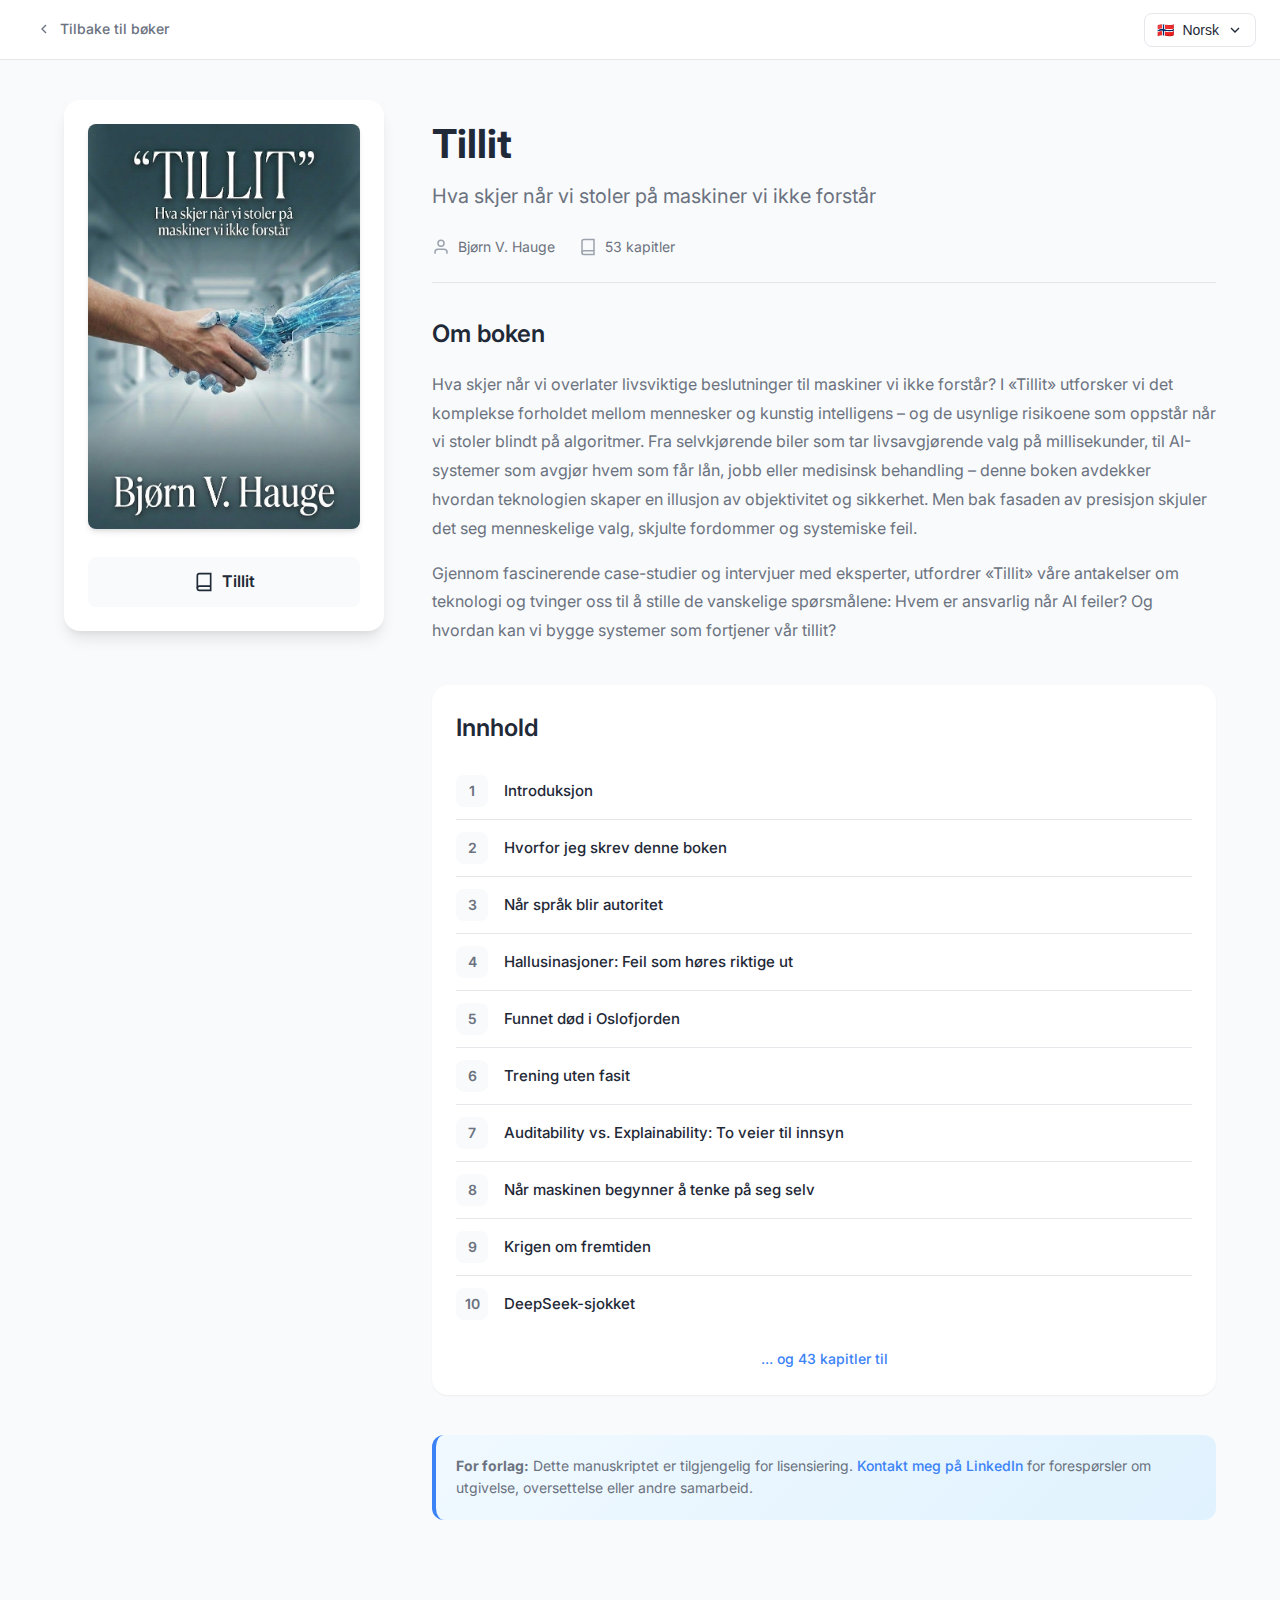
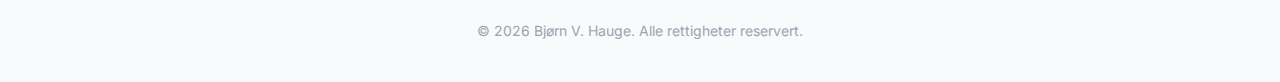
<file: book/tillit.html>
<!DOCTYPE html>
<html lang="no">
<head>
    <meta charset="UTF-8">
    <meta name="viewport" content="width=device-width, initial-scale=1.0">
    
    <!-- Primary SEO Meta Tags -->
    <title>Tillit - Hva skjer når vi stoler på maskiner vi ikke forstår | Bjørn V. Hauge</title>
    <meta name="title" content="Tillit - Hva skjer når vi stoler på maskiner vi ikke forstår | Bjørn V. Hauge">
    <meta name="description" content="En dyptgående utforskning av tillit i AI-systemer. Hva skal til for at vi kan stole på maskinene som tar stadig flere beslutninger i livene våre? 53 kapitler om AI, teknologi og samfunn.">
    <meta name="keywords" content="Tillit, AI, kunstig intelligens, Bjørn V. Hauge, sakprosa, non-fiction, teknologi, samfunn, algoritmer, maskinlæring">
    <meta name="author" content="Bjørn V. Hauge">
    <meta name="robots" content="index, follow">
    
    <!-- Open Graph / Facebook -->
    <meta property="og:type" content="book">
    <meta property="og:url" content="https://bjornvhauge.com/book/tillit.html">
    <meta property="og:title" content="Tillit - Hva skjer når vi stoler på maskiner vi ikke forstår">
    <meta property="og:description" content="En dyptgående utforskning av tillit i AI-systemer. Hva skal til for at vi kan stole på maskinene som tar stadig flere beslutninger i livene våre?">
    <meta property="og:image" content="https://bjornvhauge.com/covers/tillit-cover.jpg">
    <meta property="og:locale" content="nb_NO">
    
    <!-- Twitter -->
    <meta property="twitter:card" content="summary_large_image">
    <meta property="twitter:url" content="https://bjornvhauge.com/book/tillit.html">
    <meta property="twitter:title" content="Tillit - Hva skjer når vi stoler på maskiner vi ikke forstår">
    <meta property="twitter:description" content="En dyptgående utforskning av tillit i AI-systemer av Bjørn V. Hauge.">
    <meta property="twitter:image" content="https://bjornvhauge.com/covers/tillit-cover.jpg">
    
    <!-- Canonical URL -->
    <link rel="canonical" href="https://bjornvhauge.com/book/tillit.html">
    
    <!-- Favicon -->
    <link rel="icon" type="image/png" href="../images/bjorn_hauge_professional.png">
    
    <!-- Fonts -->
    <link rel="preconnect" href="https://fonts.googleapis.com">
    <link rel="preconnect" href="https://fonts.gstatic.com" crossorigin>
    <link href="https://fonts.googleapis.com/css2?family=Inter:wght@300;400;500;600;700&display=swap" rel="stylesheet">
    
    <!-- Stylesheets -->
    <link rel="stylesheet" href="../css/book-detail.css">
    
    <!-- Structured Data (JSON-LD) -->
    <script type="application/ld+json">
    {
        "@context": "https://schema.org",
        "@type": "Book",
        "name": "Tillit",
        "alternateName": "Trust",
        "author": {
            "@type": "Person",
            "name": "Bjørn V. Hauge",
            "url": "https://bjornvhauge.com"
        },
        "description": "Hva skjer når vi overlater livsviktige beslutninger til maskiner vi ikke forstår? En dyptgående utforskning av tillit i AI-systemer.",
        "genre": "Non-Fiction",
        "inLanguage": "no",
        "numberOfPages": 53,
        "image": "https://bjornvhauge.com/covers/tillit-cover.jpg",
        "publisher": {
            "@type": "Person",
            "name": "Bjørn V. Hauge"
        },
        "about": [
            "Artificial Intelligence",
            "Trust",
            "Technology",
            "Society",
            "Ethics"
        ]
    }
    </script>
</head>
<body>
    <!-- Navigation Bar -->
    <nav class="book-nav">
        <div class="nav-left">
            <a href="../pages/books.html" class="back-link">
                <svg viewBox="0 0 24 24" fill="none" stroke="currentColor" stroke-width="2">
                    <polyline points="15 18 9 12 15 6"></polyline>
                </svg>
                <span data-i18n="nav.backToBooks">Tilbake til bøker</span>
            </a>
        </div>
        <div class="nav-right">
            <div class="lang-selector">
                <button id="langBtn" class="lang-btn">
                    <span class="flag">🇳🇴</span>
                    <span class="lang-text">Norsk</span>
                    <svg width="16" height="16" viewBox="0 0 24 24" fill="none" stroke="currentColor" stroke-width="2">
                        <polyline points="6 9 12 15 18 9"></polyline>
                    </svg>
                </button>
                <div id="langDropdown" class="lang-dropdown">
                    <button class="lang-option active" data-lang="no">
                        <span class="flag">🇳🇴</span> Norsk
                    </button>
                    <button class="lang-option" data-lang="en">
                        <span class="flag">🇬🇧</span> English
                    </button>
                </div>
            </div>
        </div>
    </nav>

    <!-- Main Content -->
    <main class="book-detail-container">
        <div class="book-detail-content">
            <!-- Book Cover Section -->
            <aside class="book-cover-section">
                <div class="book-cover-wrapper">
                    <img src="../covers/tillit-cover.jpg" alt="Tillit - Bokcover" class="book-cover-image">
                    <div class="book-cover-actions">
                        <div class="book-title-badge">
                            <svg width="20" height="20" viewBox="0 0 24 24" fill="none" stroke="currentColor" stroke-width="2">
                                <path d="M4 19.5A2.5 2.5 0 0 1 6.5 17H20"></path>
                                <path d="M6.5 2H20v20H6.5A2.5 2.5 0 0 1 4 19.5v-15A2.5 2.5 0 0 1 6.5 2z"></path>
                            </svg>
                            <span data-i18n="book.badge">Tillit</span>
                        </div>
                    </div>
                </div>
            </aside>

            <!-- Book Info Section -->
            <section class="book-info-section">
                <h1 class="book-main-title" data-i18n="book.title">Tillit</h1>
                <p class="book-subtitle" data-i18n="book.subtitle">Hva skjer når vi stoler på maskiner vi ikke forstår</p>
                
                <div class="book-meta">
                    <div class="meta-item">
                        <svg viewBox="0 0 24 24" fill="none" stroke="currentColor" stroke-width="2">
                            <path d="M20 21v-2a4 4 0 0 0-4-4H8a4 4 0 0 0-4 4v2"></path>
                            <circle cx="12" cy="7" r="4"></circle>
                        </svg>
                        <span>Bjørn V. Hauge</span>
                    </div>
                    <div class="meta-item">
                        <svg viewBox="0 0 24 24" fill="none" stroke="currentColor" stroke-width="2">
                            <path d="M4 19.5A2.5 2.5 0 0 1 6.5 17H20"></path>
                            <path d="M6.5 2H20v20H6.5A2.5 2.5 0 0 1 4 19.5v-15A2.5 2.5 0 0 1 6.5 2z"></path>
                        </svg>
                        <span data-i18n="book.chapters">53 kapitler</span>
                    </div>
                </div>

                <!-- About Section -->
                <div class="book-about">
                    <h2 class="section-title" data-i18n="book.aboutTitle">Om boken</h2>
                    <div class="book-description">
                        <p data-i18n="book.description1">Hva skjer når vi overlater livsviktige beslutninger til maskiner vi ikke forstår? I «Tillit» utforsker vi det komplekse forholdet mellom mennesker og kunstig intelligens – og de usynlige risikoene som oppstår når vi stoler blindt på algoritmer. Fra selvkjørende biler som tar livsavgjørende valg på millisekunder, til AI-systemer som avgjør hvem som får lån, jobb eller medisinsk behandling – denne boken avdekker hvordan teknologien skaper en illusjon av objektivitet og sikkerhet. Men bak fasaden av presisjon skjuler det seg menneskelige valg, skjulte fordommer og systemiske feil.</p>
                        <p data-i18n="book.description2">Gjennom fascinerende case-studier og intervjuer med eksperter, utfordrer «Tillit» våre antakelser om teknologi og tvinger oss til å stille de vanskelige spørsmålene: Hvem er ansvarlig når AI feiler? Og hvordan kan vi bygge systemer som fortjener vår tillit?</p>
                    </div>
                </div>

                <!-- Chapter List -->
                <div class="book-chapters">
                    <h2 class="section-title" data-i18n="book.contentsTitle">Innhold</h2>
                    <ul class="chapter-list">
                        <li class="chapter-item">
                            <span class="chapter-number">1</span>
                            <span class="chapter-title" data-i18n="chapters.1">Introduksjon</span>
                        </li>
                        <li class="chapter-item">
                            <span class="chapter-number">2</span>
                            <span class="chapter-title" data-i18n="chapters.2">Hvorfor jeg skrev denne boken</span>
                        </li>
                        <li class="chapter-item">
                            <span class="chapter-number">3</span>
                            <span class="chapter-title" data-i18n="chapters.3">Når språk blir autoritet</span>
                        </li>
                        <li class="chapter-item">
                            <span class="chapter-number">4</span>
                            <span class="chapter-title" data-i18n="chapters.4">Hallusinasjoner: Feil som høres riktige ut</span>
                        </li>
                        <li class="chapter-item">
                            <span class="chapter-number">5</span>
                            <span class="chapter-title" data-i18n="chapters.5">Funnet død i Oslofjorden</span>
                        </li>
                        <li class="chapter-item">
                            <span class="chapter-number">6</span>
                            <span class="chapter-title" data-i18n="chapters.6">Trening uten fasit</span>
                        </li>
                        <li class="chapter-item">
                            <span class="chapter-number">7</span>
                            <span class="chapter-title" data-i18n="chapters.7">Auditability vs. Explainability: To veier til innsyn</span>
                        </li>
                        <li class="chapter-item">
                            <span class="chapter-number">8</span>
                            <span class="chapter-title" data-i18n="chapters.8">Når maskinen begynner å tenke på seg selv</span>
                        </li>
                        <li class="chapter-item">
                            <span class="chapter-number">9</span>
                            <span class="chapter-title" data-i18n="chapters.9">Krigen om fremtiden</span>
                        </li>
                        <li class="chapter-item">
                            <span class="chapter-number">10</span>
                            <span class="chapter-title" data-i18n="chapters.10">DeepSeek-sjokket</span>
                        </li>
                    </ul>
                    <p class="chapters-more" data-i18n="book.moreChapters">... og 43 kapitler til</p>
                </div>

                <!-- Publisher Note -->
                <div class="publisher-note">
                    <p data-i18n="book.publisherNote"><strong>For forlag:</strong> Dette manuskriptet er tilgjengelig for lisensiering. <a href="https://www.linkedin.com/in/bjornvhauge/" target="_blank">Kontakt meg på LinkedIn</a> for forespørsler om utgivelse, oversettelse eller andre samarbeid.</p>
                </div>
            </section>
        </div>
    </main>

    <!-- Footer -->
    <footer class="book-footer">
        <p>&copy; 2026 Bjørn V. Hauge. Alle rettigheter reservert.</p>
    </footer>

    <!-- Language Selector Script -->
    <script>
        // Language selector functionality
        const langBtn = document.getElementById('langBtn');
        const langDropdown = document.getElementById('langDropdown');
        const langOptions = document.querySelectorAll('.lang-option');
        
        // Toggle dropdown
        langBtn.addEventListener('click', () => {
            langDropdown.classList.toggle('active');
        });
        
        // Close dropdown when clicking outside
        document.addEventListener('click', (e) => {
            if (!langBtn.contains(e.target) && !langDropdown.contains(e.target)) {
                langDropdown.classList.remove('active');
            }
        });
        
        // Language selection
        langOptions.forEach(option => {
            option.addEventListener('click', () => {
                const lang = option.dataset.lang;
                
                // Update active state
                langOptions.forEach(opt => opt.classList.remove('active'));
                option.classList.add('active');
                
                // Update button text
                const flag = option.querySelector('.flag').textContent;
                const text = lang === 'no' ? 'Norsk' : 'English';
                langBtn.querySelector('.flag').textContent = flag;
                langBtn.querySelector('.lang-text').textContent = text;
                
                // Close dropdown
                langDropdown.classList.remove('active');
                
                // Here you would typically load translations
                // For now, we just update the HTML lang attribute
                document.documentElement.lang = lang === 'no' ? 'no' : 'en';
            });
        });
    </script>
</body>
</html>
</file>
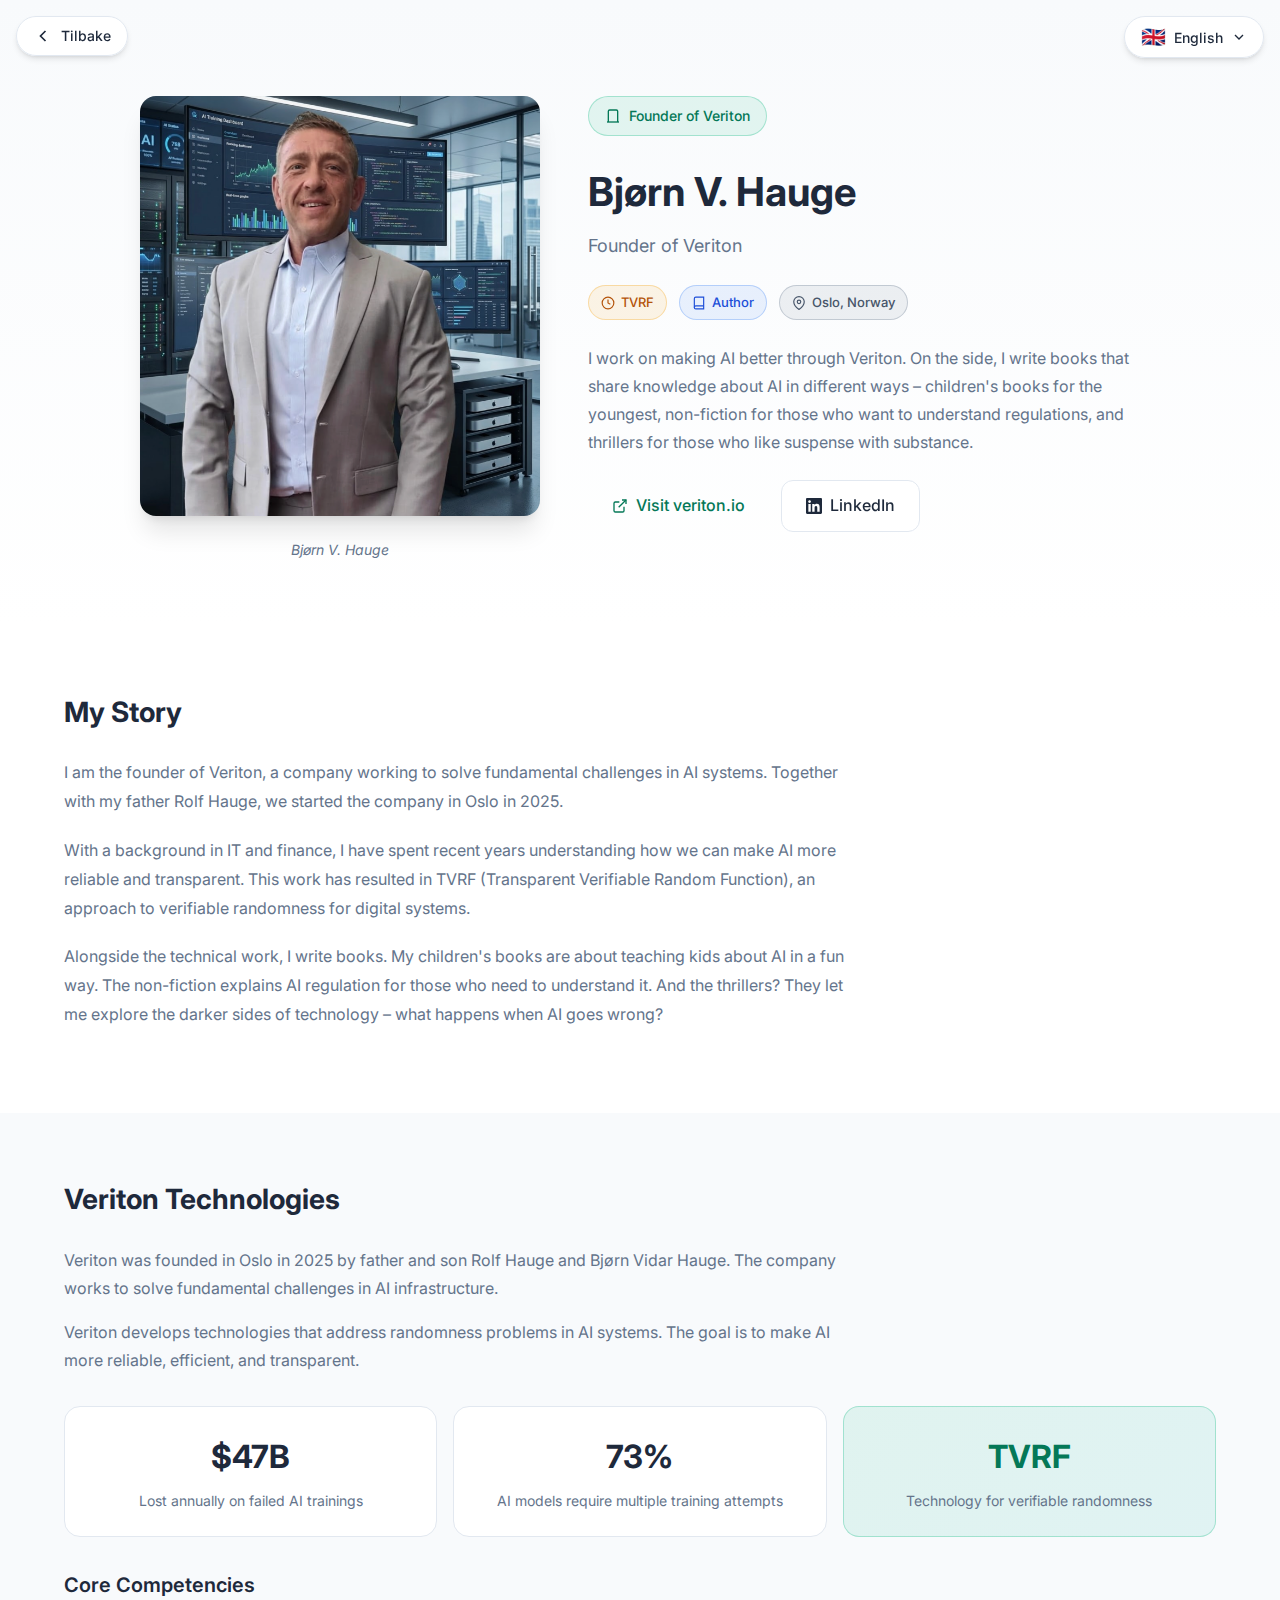
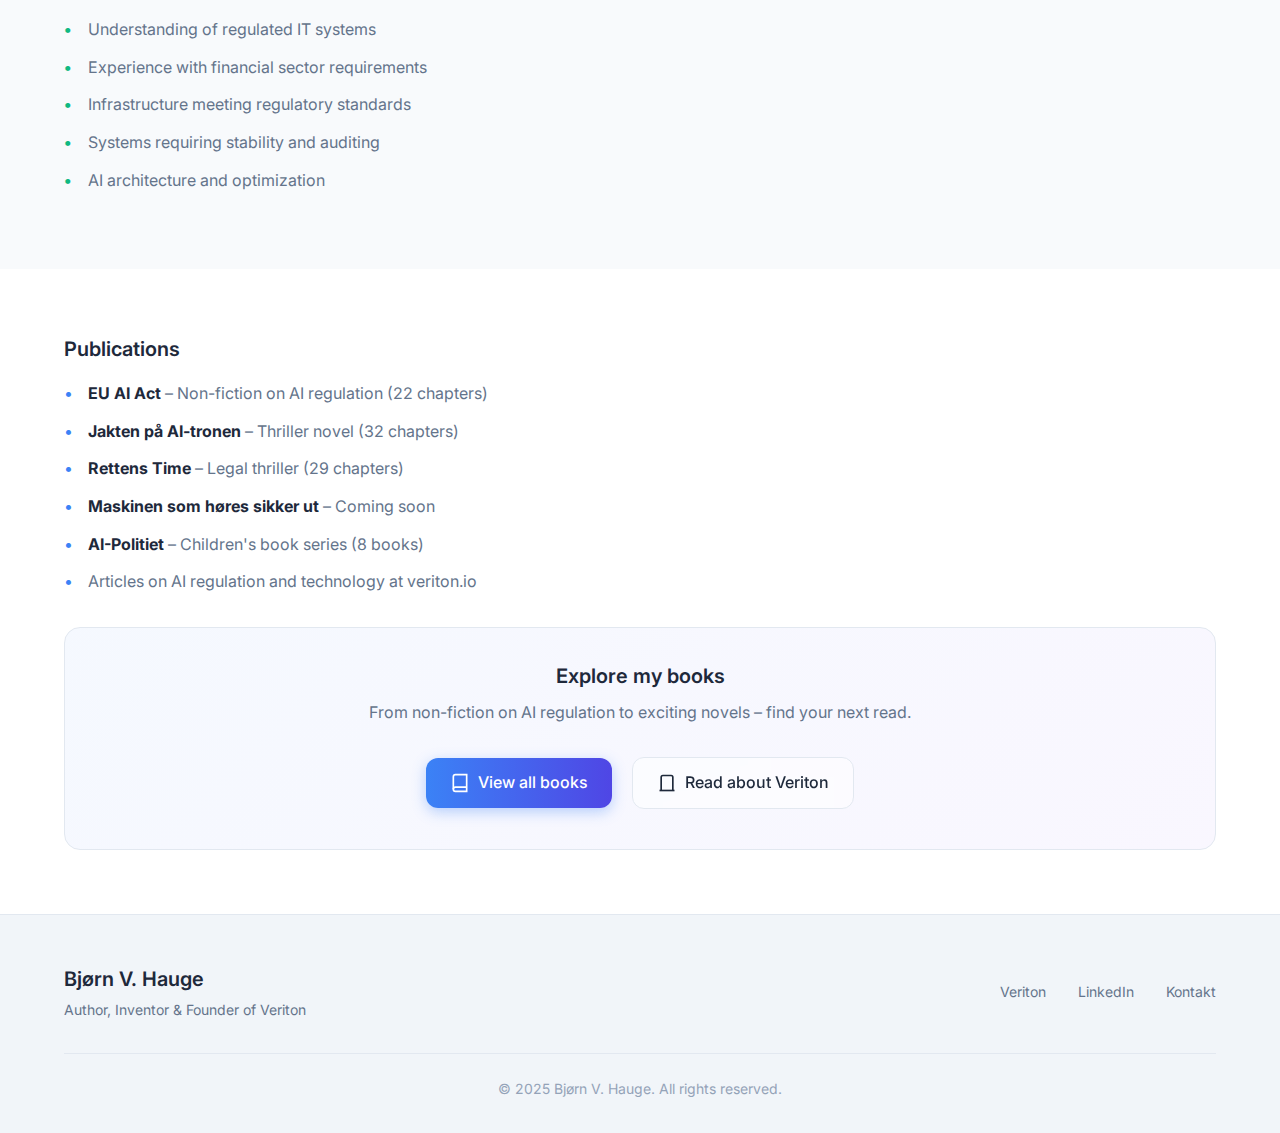
<file: pages/about.html>
<!DOCTYPE html>
<html lang="no">
<head>
    <meta charset="UTF-8">
    <meta name="viewport" content="width=device-width, initial-scale=1.0">
    <title>Om Meg - Bjørn V. Hauge</title>
    <meta name="description" content="Lær mer om Bjørn V. Hauge, grunnlegger av Veriton og forfatter av bøker om AI, teknologi og samfunn.">
    
    <link rel="preconnect" href="https://fonts.googleapis.com">
    <link rel="preconnect" href="https://fonts.gstatic.com" crossorigin>
    <link href="https://fonts.googleapis.com/css2?family=Inter:wght@300;400;500;600;700&display=swap" rel="stylesheet">
    <link rel="stylesheet" href="../css/styles.css">
    <link rel="stylesheet" href="../css/about.css">
    <link rel="icon" type="image/png" href="../images/bjorn_hauge_professional.png">
</head>
<body>
    <!-- Back Button -->
    <a href="../index.html" class="back-btn">
        <svg width="20" height="20" viewBox="0 0 24 24" fill="none" stroke="currentColor" stroke-width="2">
            <polyline points="15 18 9 12 15 6"></polyline>
        </svg>
        <span>Tilbake</span>
    </a>

    <!-- Language Selector -->
    <div class="language-selector">
        <button id="langBtn" class="lang-btn">
            <span class="flag">🇳🇴</span>
            <span class="lang-text">Norsk</span>
            <svg class="chevron" width="16" height="16" viewBox="0 0 24 24" fill="none" stroke="currentColor" stroke-width="2">
                <polyline points="6 9 12 15 18 9"></polyline>
            </svg>
        </button>
        <div id="langDropdown" class="lang-dropdown">
            <button class="lang-option active" data-lang="no">
                <span class="flag">🇳🇴</span> Norsk
            </button>
            <button class="lang-option" data-lang="en">
                <span class="flag">🇬🇧</span> English
            </button>
        </div>
    </div>

    <!-- About Hero -->
    <section class="about-hero">
        <div class="container">
            <div class="about-hero-content">
                <div class="about-image">
                    <img src="../images/bjorn_office_ai.png" alt="Bjørn V. Hauge">
                    <p class="image-caption">Bjørn V. Hauge</p>
                </div>
                
                <div class="about-intro">
                    <div class="founder-badge">
                        <svg width="16" height="16" viewBox="0 0 24 24" fill="none" stroke="currentColor" stroke-width="2">
                            <path d="M3 21h18"></path>
                            <path d="M5 21V5a2 2 0 0 1 2-2h10a2 2 0 0 1 2 2v16"></path>
                        </svg>
                        <span data-i18n="about.badge">Grunnlegger av Veriton</span>
                    </div>
                    
                    <h1>Bjørn V. Hauge</h1>
                    <p class="subtitle" data-i18n="about.subtitle">Grunnlegger av Veriton</p>
                    
                    <div class="tags">
                        <span class="tag tag-yellow">
                            <svg width="14" height="14" viewBox="0 0 24 24" fill="none" stroke="currentColor" stroke-width="2">
                                <circle cx="12" cy="12" r="10"></circle>
                                <path d="M12 6v6l4 2"></path>
                            </svg>
                            TVRF
                        </span>
                        <span class="tag tag-blue">
                            <svg width="14" height="14" viewBox="0 0 24 24" fill="none" stroke="currentColor" stroke-width="2">
                                <path d="M4 19.5A2.5 2.5 0 0 1 6.5 17H20"></path>
                                <path d="M6.5 2H20v20H6.5A2.5 2.5 0 0 1 4 19.5v-15A2.5 2.5 0 0 1 6.5 2z"></path>
                            </svg>
                            <span data-i18n="about.writer">Forfatter</span>
                        </span>
                        <span class="tag tag-gray">
                            <svg width="14" height="14" viewBox="0 0 24 24" fill="none" stroke="currentColor" stroke-width="2">
                                <path d="M21 10c0 7-9 13-9 13s-9-6-9-13a9 9 0 0 1 18 0z"></path>
                                <circle cx="12" cy="10" r="3"></circle>
                            </svg>
                            Oslo, Norway
                        </span>
                    </div>
                    
                    <p class="intro-text" data-i18n="about.intro">
                        Jeg jobber med å gjøre AI bedre gjennom Veriton. Ved siden av skriver jeg bøker som deler kunnskap om AI på ulike måter – barnebøker for de yngste, sakprosa for de som vil forstå reguleringene, og thrillere for de som liker spenning med substans.
                    </p>
                    
                    <div class="intro-buttons">
                        <a href="https://veriton.io" target="_blank" class="btn btn-veriton">
                            <svg width="16" height="16" viewBox="0 0 24 24" fill="none" stroke="currentColor" stroke-width="2">
                                <path d="M18 13v6a2 2 0 0 1-2 2H5a2 2 0 0 1-2-2V8a2 2 0 0 1 2-2h6"></path>
                                <polyline points="15 3 21 3 21 9"></polyline>
                                <line x1="10" y1="14" x2="21" y2="3"></line>
                            </svg>
                            <span data-i18n="about.visitVeriton">Besøk veriton.io</span>
                        </a>
                        <a href="https://linkedin.com/in/bjornvhauge" target="_blank" class="btn btn-outline">
                            <svg width="16" height="16" viewBox="0 0 24 24" fill="currentColor">
                                <path d="M20.447 20.452h-3.554v-5.569c0-1.328-.027-3.037-1.852-3.037-1.853 0-2.136 1.445-2.136 2.939v5.667H9.351V9h3.414v1.561h.046c.477-.9 1.637-1.85 3.37-1.85 3.601 0 4.267 2.37 4.267 5.455v6.286zM5.337 7.433c-1.144 0-2.063-.926-2.063-2.065 0-1.138.92-2.063 2.063-2.063 1.14 0 2.064.925 2.064 2.063 0 1.139-.925 2.065-2.064 2.065zm1.782 13.019H3.555V9h3.564v11.452zM22.225 0H1.771C.792 0 0 .774 0 1.729v20.542C0 23.227.792 24 1.771 24h20.451C23.2 24 24 23.227 24 22.271V1.729C24 .774 23.2 0 22.222 0h.003z"/>
                            </svg>
                            LinkedIn
                        </a>
                    </div>
                </div>
            </div>
        </div>
    </section>

    <!-- My Story Section -->
    <section class="my-story">
        <div class="container">
            <h2 data-i18n="about.myStory">Min Historie</h2>
            
            <div class="story-content">
                <p data-i18n="about.story1">
                    Jeg er grunnleggeren av Veriton, et selskap som jobber med å løse fundamentale utfordringer i AI-systemer. Sammen med min far Rolf Hauge startet vi selskapet i Oslo i 2025.
                </p>
                <p data-i18n="about.story2">
                    Med bakgrunn fra IT og finans har jeg brukt de siste årene på å forstå hvordan vi kan gjøre AI mer pålitelig og transparent. Dette arbeidet har resultert i TVRF (Transparent Verifiable Random Function), en tilnærming til verifiserbar tilfeldighet for digitale systemer.
                </p>
                <p data-i18n="about.story3">
                    Ved siden av det tekniske arbeidet skriver jeg bøker. Barnebøkene mine handler om å lære barn om AI på en morsom måte. Sakprosaen forklarer AI-regulering for de som trenger å forstå det. Og thrillerne? De lar meg utforske de mørkere sidene av teknologi – hva skjer når AI går galt?
                </p>
            </div>
        </div>
    </section>

    <!-- Veriton Section -->
    <section class="veriton-section">
        <div class="container">
            <h2 data-i18n="about.veritonTitle">Veriton Technologies</h2>
            
            <p class="veriton-intro" data-i18n="about.veritonIntro">
                Veriton ble grunnlagt i Oslo i 2025 av far og sønn Rolf Hauge og Bjørn Vidar Hauge. Selskapet jobber med å løse fundamentale utfordringer i AI-infrastruktur.
            </p>
            
            <p class="veriton-desc" data-i18n="about.veritonDesc">
                Veriton utvikler teknologier som adresserer tilfeldighetsproblemer i AI-systemer. Målet er å gjøre AI mer pålitelig, effektiv og transparent.
            </p>
            
            <!-- Stats -->
            <div class="stats-grid">
                <div class="stat-card">
                    <div class="stat-value">$47B</div>
                    <div class="stat-label" data-i18n="about.stat1">Tapt årlig på mislykkede AI-treninger</div>
                </div>
                <div class="stat-card">
                    <div class="stat-value">73%</div>
                    <div class="stat-label" data-i18n="about.stat2">AI-modeller krever flere treningsforsøk</div>
                </div>
                <div class="stat-card stat-highlight">
                    <div class="stat-value">TVRF</div>
                    <div class="stat-label" data-i18n="about.stat3">Teknologi for verifiserbar tilfeldighet</div>
                </div>
            </div>
            
            <!-- Core Competencies -->
            <div class="competencies">
                <h3 data-i18n="about.competencies">Kjernekompetanse</h3>
                <ul>
                    <li data-i18n="about.comp1">Forståelse av regulerte IT-systemer</li>
                    <li data-i18n="about.comp2">Erfaring med krav fra finanssektoren</li>
                    <li data-i18n="about.comp3">Infrastruktur som møter regulatoriske standarder</li>
                    <li data-i18n="about.comp4">Systemer som krever stabilitet og revisjon</li>
                    <li data-i18n="about.comp5">AI-arkitektur og optimalisering</li>
                </ul>
            </div>
        </div>
    </section>

    <!-- Publications Section -->
    <section class="publications">
        <div class="container">
            <h3 data-i18n="about.publications">Publikasjoner</h3>
            <ul class="publication-list">
                <li><strong>EU AI Act</strong> – <span data-i18n="about.pub1">Sakprosa om AI-regulering (22 kapitler)</span></li>
                <li><strong>Jakten på AI-tronen</strong> – <span data-i18n="about.pub2">Thriller-roman (32 kapitler)</span></li>
                <li><strong>Rettens Time</strong> – <span data-i18n="about.pub3">Juridisk thriller (29 kapitler)</span></li>
                <li><strong>Maskinen som høres sikker ut</strong> – <span data-i18n="about.pub4">Kommer snart</span></li>
                <li><strong>AI-Politiet</strong> – <span data-i18n="about.pub5">Barnebokserie (8 bøker)</span></li>
                <li data-i18n="about.pub6">Artikler om AI-regulering og teknologi på veriton.io</li>
            </ul>
            
            <div class="explore-books">
                <h4 data-i18n="about.exploreTitle">Utforsk mine bøker</h4>
                <p data-i18n="about.exploreDesc">Fra sakprosa om AI-regulering til spennende romaner – finn din neste lesning.</p>
                <a href="books.html" class="btn btn-primary">
                    <svg width="20" height="20" viewBox="0 0 24 24" fill="none" stroke="currentColor" stroke-width="2">
                        <path d="M4 19.5A2.5 2.5 0 0 1 6.5 17H20"></path>
                        <path d="M6.5 2H20v20H6.5A2.5 2.5 0 0 1 4 19.5v-15A2.5 2.5 0 0 1 6.5 2z"></path>
                    </svg>
                    <span data-i18n="about.viewBooks">Se alle bøker</span>
                </a>
                <a href="veriton.html" class="btn btn-outline">
                    <svg width="20" height="20" viewBox="0 0 24 24" fill="none" stroke="currentColor" stroke-width="2">
                        <path d="M3 21h18"></path>
                        <path d="M5 21V5a2 2 0 0 1 2-2h10a2 2 0 0 1 2 2v16"></path>
                    </svg>
                    <span data-i18n="about.readVeriton">Les om Veriton</span>
                </a>
            </div>
        </div>
    </section>

    <!-- Footer -->
    <footer class="footer">
        <div class="container">
            <div class="footer-content">
                <div class="footer-brand">
                    <h3>Bjørn V. Hauge</h3>
                    <p data-i18n="footer.tagline">Forfatter, Oppfinner & Grunnlegger av Veriton</p>
                </div>
                <div class="footer-links">
                    <a href="https://veriton.io" target="_blank" rel="noopener">Veriton</a>
                    <a href="https://linkedin.com/in/bjornvhauge" target="_blank" rel="noopener">LinkedIn</a>
                    <a href="mailto:info@bjornvhauge.com">Kontakt</a>
                </div>
            </div>
            <div class="footer-bottom">
                <p>&copy; 2025 Bjørn V. Hauge. <span data-i18n="footer.rights">Alle rettigheter reservert.</span></p>
            </div>
        </div>
    </footer>

    <script src="../js/main.js"></script>
    <script src="../js/about-i18n.js"></script>
</body>
</html>
</file>
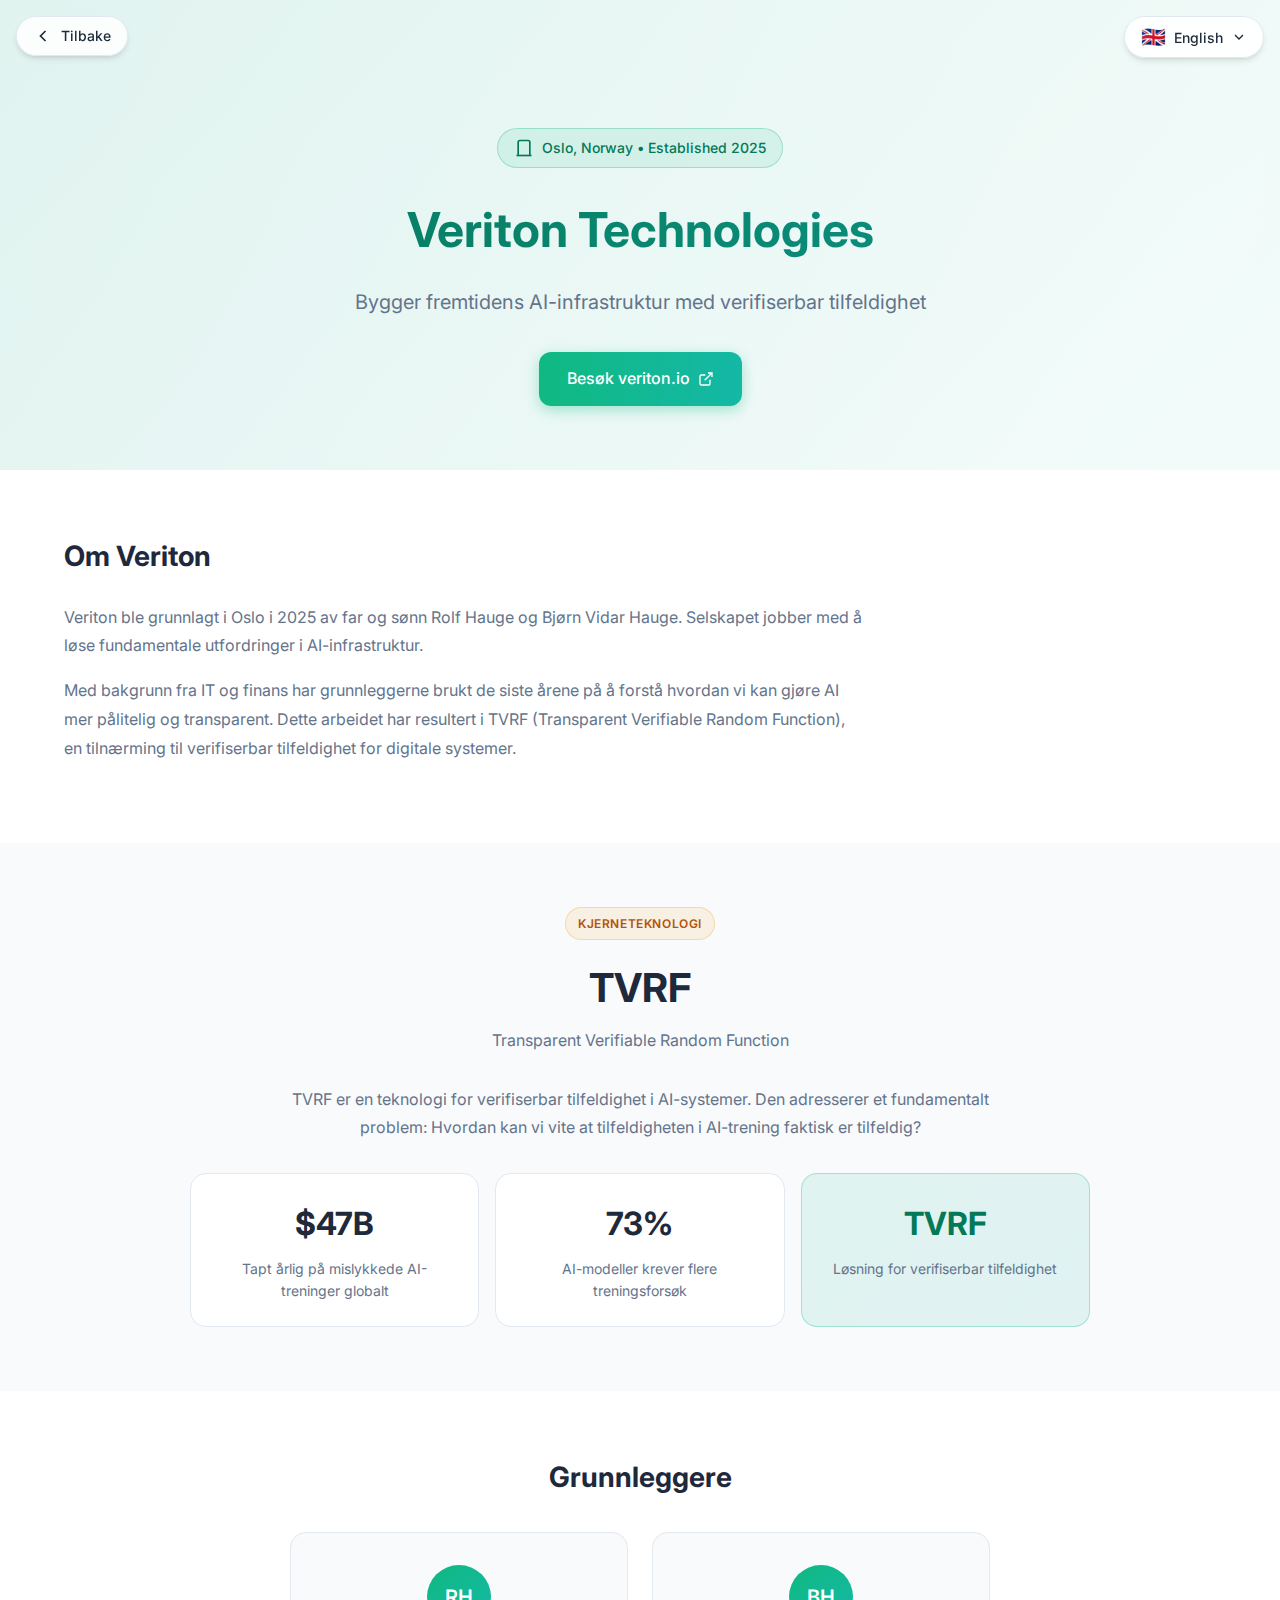
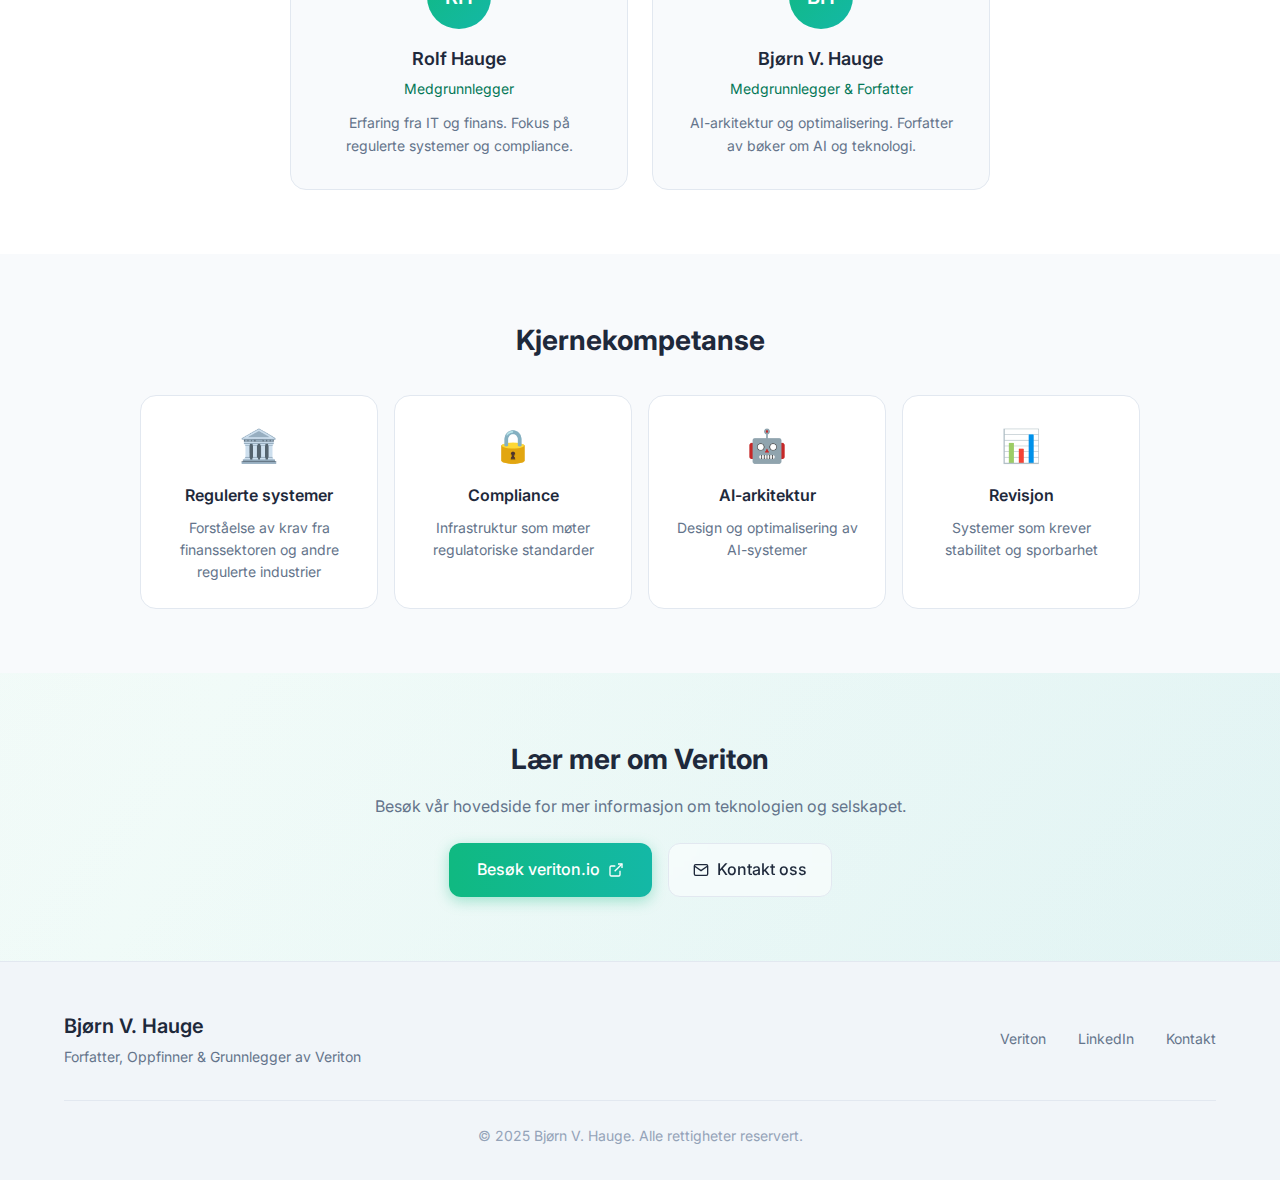
<file: pages/veriton.html>
<!DOCTYPE html>
<html lang="no">
<head>
    <meta charset="UTF-8">
    <meta name="viewport" content="width=device-width, initial-scale=1.0">
    <title>Veriton - Bjørn V. Hauge</title>
    <meta name="description" content="Veriton Technologies - AI-infrastruktur og TVRF-teknologi grunnlagt av Rolf og Bjørn Hauge i Oslo.">
    
    <link rel="preconnect" href="https://fonts.googleapis.com">
    <link rel="preconnect" href="https://fonts.gstatic.com" crossorigin>
    <link href="https://fonts.googleapis.com/css2?family=Inter:wght@300;400;500;600;700&display=swap" rel="stylesheet">
    <link rel="stylesheet" href="../css/styles.css">
    <link rel="stylesheet" href="../css/veriton.css">
    <link rel="icon" type="image/png" href="../images/bjorn_hauge_professional.png">
</head>
<body>
    <!-- Back Button -->
    <a href="../index.html" class="back-btn">
        <svg width="20" height="20" viewBox="0 0 24 24" fill="none" stroke="currentColor" stroke-width="2">
            <polyline points="15 18 9 12 15 6"></polyline>
        </svg>
        <span>Tilbake</span>
    </a>

    <!-- Language Selector -->
    <div class="language-selector">
        <button id="langBtn" class="lang-btn">
            <span class="flag">🇳🇴</span>
            <span class="lang-text">Norsk</span>
            <svg class="chevron" width="16" height="16" viewBox="0 0 24 24" fill="none" stroke="currentColor" stroke-width="2">
                <polyline points="6 9 12 15 18 9"></polyline>
            </svg>
        </button>
        <div id="langDropdown" class="lang-dropdown">
            <button class="lang-option active" data-lang="no">
                <span class="flag">🇳🇴</span> Norsk
            </button>
            <button class="lang-option" data-lang="en">
                <span class="flag">🇬🇧</span> English
            </button>
        </div>
    </div>

    <!-- Hero Section -->
    <section class="veriton-hero">
        <div class="container">
            <div class="hero-badge">
                <svg width="20" height="20" viewBox="0 0 24 24" fill="none" stroke="currentColor" stroke-width="2">
                    <path d="M3 21h18"></path>
                    <path d="M5 21V5a2 2 0 0 1 2-2h10a2 2 0 0 1 2 2v16"></path>
                </svg>
                <span>Oslo, Norway • Established 2025</span>
            </div>
            <h1>Veriton Technologies</h1>
            <p class="hero-tagline">Bygger fremtidens AI-infrastruktur med verifiserbar tilfeldighet</p>
            <a href="https://veriton.io" target="_blank" class="btn btn-veriton-primary">
                <span>Besøk veriton.io</span>
                <svg width="16" height="16" viewBox="0 0 24 24" fill="none" stroke="currentColor" stroke-width="2">
                    <path d="M18 13v6a2 2 0 0 1-2 2H5a2 2 0 0 1-2-2V8a2 2 0 0 1 2-2h6"></path>
                    <polyline points="15 3 21 3 21 9"></polyline>
                    <line x1="10" y1="14" x2="21" y2="3"></line>
                </svg>
            </a>
        </div>
    </section>

    <!-- About Veriton -->
    <section class="veriton-about">
        <div class="container">
            <h2>Om Veriton</h2>
            <div class="about-content">
                <p>Veriton ble grunnlagt i Oslo i 2025 av far og sønn Rolf Hauge og Bjørn Vidar Hauge. Selskapet jobber med å løse fundamentale utfordringer i AI-infrastruktur.</p>
                <p>Med bakgrunn fra IT og finans har grunnleggerne brukt de siste årene på å forstå hvordan vi kan gjøre AI mer pålitelig og transparent. Dette arbeidet har resultert i TVRF (Transparent Verifiable Random Function), en tilnærming til verifiserbar tilfeldighet for digitale systemer.</p>
            </div>
        </div>
    </section>

    <!-- TVRF Technology -->
    <section class="tvrf-section">
        <div class="container">
            <div class="tvrf-header">
                <span class="tvrf-badge">Kjerneteknologi</span>
                <h2>TVRF</h2>
                <p class="tvrf-subtitle">Transparent Verifiable Random Function</p>
            </div>
            
            <div class="tvrf-description">
                <p>TVRF er en teknologi for verifiserbar tilfeldighet i AI-systemer. Den adresserer et fundamentalt problem: Hvordan kan vi vite at tilfeldigheten i AI-trening faktisk er tilfeldig?</p>
            </div>

            <!-- Problem Stats -->
            <div class="stats-grid">
                <div class="stat-card">
                    <div class="stat-value">$47B</div>
                    <div class="stat-label">Tapt årlig på mislykkede AI-treninger globalt</div>
                </div>
                <div class="stat-card">
                    <div class="stat-value">73%</div>
                    <div class="stat-label">AI-modeller krever flere treningsforsøk</div>
                </div>
                <div class="stat-card stat-highlight">
                    <div class="stat-value">TVRF</div>
                    <div class="stat-label">Løsning for verifiserbar tilfeldighet</div>
                </div>
            </div>
        </div>
    </section>

    <!-- Founders -->
    <section class="founders-section">
        <div class="container">
            <h2>Grunnleggere</h2>
            <div class="founders-grid">
                <div class="founder-card">
                    <div class="founder-avatar">RH</div>
                    <h3>Rolf Hauge</h3>
                    <p class="founder-title">Medgrunnlegger</p>
                    <p class="founder-bio">Erfaring fra IT og finans. Fokus på regulerte systemer og compliance.</p>
                </div>
                <div class="founder-card">
                    <div class="founder-avatar">BH</div>
                    <h3>Bjørn V. Hauge</h3>
                    <p class="founder-title">Medgrunnlegger & Forfatter</p>
                    <p class="founder-bio">AI-arkitektur og optimalisering. Forfatter av bøker om AI og teknologi.</p>
                </div>
            </div>
        </div>
    </section>

    <!-- Core Competencies -->
    <section class="competencies-section">
        <div class="container">
            <h2>Kjernekompetanse</h2>
            <div class="competencies-grid">
                <div class="competency-card">
                    <div class="competency-icon">🏛️</div>
                    <h3>Regulerte systemer</h3>
                    <p>Forståelse av krav fra finanssektoren og andre regulerte industrier</p>
                </div>
                <div class="competency-card">
                    <div class="competency-icon">🔒</div>
                    <h3>Compliance</h3>
                    <p>Infrastruktur som møter regulatoriske standarder</p>
                </div>
                <div class="competency-card">
                    <div class="competency-icon">🤖</div>
                    <h3>AI-arkitektur</h3>
                    <p>Design og optimalisering av AI-systemer</p>
                </div>
                <div class="competency-card">
                    <div class="competency-icon">📊</div>
                    <h3>Revisjon</h3>
                    <p>Systemer som krever stabilitet og sporbarhet</p>
                </div>
            </div>
        </div>
    </section>

    <!-- CTA Section -->
    <section class="cta-section">
        <div class="container">
            <h2>Lær mer om Veriton</h2>
            <p>Besøk vår hovedside for mer informasjon om teknologien og selskapet.</p>
            <div class="cta-buttons">
                <a href="https://veriton.io" target="_blank" class="btn btn-veriton-primary">
                    <span>Besøk veriton.io</span>
                    <svg width="16" height="16" viewBox="0 0 24 24" fill="none" stroke="currentColor" stroke-width="2">
                        <path d="M18 13v6a2 2 0 0 1-2 2H5a2 2 0 0 1-2-2V8a2 2 0 0 1 2-2h6"></path>
                        <polyline points="15 3 21 3 21 9"></polyline>
                        <line x1="10" y1="14" x2="21" y2="3"></line>
                    </svg>
                </a>
                <a href="mailto:info@bjornvhauge.com" class="btn btn-outline">
                    <svg width="16" height="16" viewBox="0 0 24 24" fill="none" stroke="currentColor" stroke-width="2">
                        <path d="M4 4h16c1.1 0 2 .9 2 2v12c0 1.1-.9 2-2 2H4c-1.1 0-2-.9-2-2V6c0-1.1.9-2 2-2z"></path>
                        <polyline points="22,6 12,13 2,6"></polyline>
                    </svg>
                    <span>Kontakt oss</span>
                </a>
            </div>
        </div>
    </section>

    <!-- Footer -->
    <footer class="footer">
        <div class="container">
            <div class="footer-content">
                <div class="footer-brand">
                    <h3>Bjørn V. Hauge</h3>
                    <p>Forfatter, Oppfinner & Grunnlegger av Veriton</p>
                </div>
                <div class="footer-links">
                    <a href="https://veriton.io" target="_blank" rel="noopener">Veriton</a>
                    <a href="https://linkedin.com/in/bjornvhauge" target="_blank" rel="noopener">LinkedIn</a>
                    <a href="mailto:info@bjornvhauge.com">Kontakt</a>
                </div>
            </div>
            <div class="footer-bottom">
                <p>&copy; 2025 Bjørn V. Hauge. Alle rettigheter reservert.</p>
            </div>
        </div>
    </footer>

    <script src="../js/main.js"></script>
</body>
</html>
</file>
<file: css/book-detail.css>
/* Book Detail Page Styles */
/* Matches the design of bjornhauge-fqjnczne.manus.space/book/tillit */

:root {
    --primary-blue: #3b82f6;
    --primary-blue-dark: #2563eb;
    --text-dark: #1f2937;
    --text-gray: #6b7280;
    --text-light: #9ca3af;
    --bg-light: #f9fafb;
    --bg-white: #ffffff;
    --border-color: #e5e7eb;
    --shadow-sm: 0 1px 2px 0 rgba(0, 0, 0, 0.05);
    --shadow-md: 0 4px 6px -1px rgba(0, 0, 0, 0.1), 0 2px 4px -1px rgba(0, 0, 0, 0.06);
    --shadow-lg: 0 10px 15px -3px rgba(0, 0, 0, 0.1), 0 4px 6px -2px rgba(0, 0, 0, 0.05);
}

* {
    margin: 0;
    padding: 0;
    box-sizing: border-box;
}

body {
    font-family: 'Inter', -apple-system, BlinkMacSystemFont, 'Segoe UI', Roboto, sans-serif;
    background-color: var(--bg-light);
    color: var(--text-dark);
    line-height: 1.6;
}

/* Navigation Bar */
.book-nav {
    position: fixed;
    top: 0;
    left: 0;
    right: 0;
    height: 60px;
    background: var(--bg-white);
    border-bottom: 1px solid var(--border-color);
    display: flex;
    align-items: center;
    justify-content: space-between;
    padding: 0 24px;
    z-index: 100;
}

.nav-left {
    display: flex;
    align-items: center;
    gap: 16px;
}

.back-link {
    display: flex;
    align-items: center;
    gap: 8px;
    color: var(--text-gray);
    text-decoration: none;
    font-size: 14px;
    font-weight: 500;
    padding: 8px 12px;
    border-radius: 8px;
    transition: all 0.2s;
}

.back-link:hover {
    background: var(--bg-light);
    color: var(--text-dark);
}

.back-link svg {
    width: 16px;
    height: 16px;
}

.nav-right {
    display: flex;
    align-items: center;
    gap: 12px;
}

/* Main Content */
.book-detail-container {
    max-width: 1200px;
    margin: 0 auto;
    padding: 100px 24px 60px;
}

.book-detail-content {
    display: grid;
    grid-template-columns: 320px 1fr;
    gap: 48px;
    align-items: start;
}

/* Book Cover Section */
.book-cover-section {
    position: sticky;
    top: 100px;
}

.book-cover-wrapper {
    background: var(--bg-white);
    border-radius: 16px;
    padding: 24px;
    box-shadow: var(--shadow-lg);
}

.book-cover-image {
    width: 100%;
    border-radius: 8px;
    box-shadow: var(--shadow-md);
}

.book-cover-actions {
    margin-top: 20px;
    display: flex;
    flex-direction: column;
    gap: 12px;
}

.book-title-badge {
    display: flex;
    align-items: center;
    justify-content: center;
    gap: 8px;
    padding: 12px;
    background: var(--bg-light);
    border-radius: 8px;
    font-weight: 600;
    color: var(--text-dark);
}

/* Book Info Section */
.book-info-section {
    padding-top: 20px;
}

.book-main-title {
    font-size: 2.5rem;
    font-weight: 700;
    color: var(--text-dark);
    margin-bottom: 12px;
    line-height: 1.2;
}

.book-subtitle {
    font-size: 1.25rem;
    color: var(--text-gray);
    margin-bottom: 24px;
    font-weight: 400;
}

.book-meta {
    display: flex;
    align-items: center;
    gap: 24px;
    margin-bottom: 32px;
    padding-bottom: 24px;
    border-bottom: 1px solid var(--border-color);
}

.meta-item {
    display: flex;
    align-items: center;
    gap: 8px;
    color: var(--text-gray);
    font-size: 14px;
}

.meta-item svg {
    width: 18px;
    height: 18px;
    color: var(--text-light);
}

/* About Section */
.book-about {
    margin-bottom: 40px;
}

.section-title {
    font-size: 1.5rem;
    font-weight: 600;
    color: var(--text-dark);
    margin-bottom: 16px;
}

.book-description {
    color: var(--text-gray);
    font-size: 1rem;
    line-height: 1.8;
}

.book-description p {
    margin-bottom: 16px;
}

.book-description p:last-child {
    margin-bottom: 0;
}

/* Chapter List */
.book-chapters {
    background: var(--bg-white);
    border-radius: 16px;
    padding: 24px;
    box-shadow: var(--shadow-sm);
}

.chapter-list {
    list-style: none;
}

.chapter-item {
    display: flex;
    align-items: center;
    gap: 16px;
    padding: 12px 0;
    border-bottom: 1px solid var(--border-color);
}

.chapter-item:last-child {
    border-bottom: none;
}

.chapter-number {
    width: 32px;
    height: 32px;
    display: flex;
    align-items: center;
    justify-content: center;
    background: var(--bg-light);
    border-radius: 8px;
    font-size: 14px;
    font-weight: 600;
    color: var(--text-gray);
    flex-shrink: 0;
}

.chapter-title {
    font-size: 15px;
    color: var(--text-dark);
    font-weight: 500;
}

.chapters-more {
    padding: 16px 0 0;
    text-align: center;
    color: var(--primary-blue);
    font-size: 14px;
    font-weight: 500;
}

/* Language Selector */
.lang-selector {
    position: relative;
}

.lang-btn {
    display: flex;
    align-items: center;
    gap: 8px;
    padding: 8px 12px;
    background: var(--bg-white);
    border: 1px solid var(--border-color);
    border-radius: 8px;
    cursor: pointer;
    font-size: 14px;
    font-weight: 500;
    color: var(--text-dark);
    transition: all 0.2s;
}

.lang-btn:hover {
    background: var(--bg-light);
}

.lang-dropdown {
    position: absolute;
    top: 100%;
    right: 0;
    margin-top: 8px;
    background: var(--bg-white);
    border: 1px solid var(--border-color);
    border-radius: 8px;
    box-shadow: var(--shadow-lg);
    min-width: 150px;
    display: none;
    z-index: 1000;
}

.lang-dropdown.active {
    display: block;
}

.lang-option {
    display: flex;
    align-items: center;
    gap: 8px;
    width: 100%;
    padding: 10px 16px;
    border: none;
    background: none;
    cursor: pointer;
    font-size: 14px;
    color: var(--text-dark);
    text-align: left;
    transition: background 0.2s;
}

.lang-option:hover {
    background: var(--bg-light);
}

.lang-option.active {
    background: var(--bg-light);
    font-weight: 600;
}

/* Publisher Note */
.publisher-note {
    margin-top: 40px;
    padding: 20px;
    background: linear-gradient(135deg, #f0f9ff 0%, #e0f2fe 100%);
    border-radius: 12px;
    border-left: 4px solid var(--primary-blue);
}

.publisher-note p {
    color: var(--text-gray);
    font-size: 14px;
    margin: 0;
}

.publisher-note a {
    color: var(--primary-blue);
    text-decoration: none;
    font-weight: 500;
}

.publisher-note a:hover {
    text-decoration: underline;
}

/* Footer */
.book-footer {
    text-align: center;
    padding: 40px 24px;
    color: var(--text-light);
    font-size: 14px;
}

/* Responsive Design */
@media (max-width: 900px) {
    .book-detail-content {
        grid-template-columns: 1fr;
        gap: 32px;
    }
    
    .book-cover-section {
        position: static;
        max-width: 300px;
        margin: 0 auto;
    }
    
    .book-main-title {
        font-size: 2rem;
    }
    
    .book-meta {
        flex-wrap: wrap;
        gap: 16px;
    }
}

@media (max-width: 600px) {
    .book-detail-container {
        padding: 80px 16px 40px;
    }
    
    .book-nav {
        padding: 0 16px;
    }
    
    .book-main-title {
        font-size: 1.75rem;
    }
    
    .book-subtitle {
        font-size: 1.1rem;
    }
    
    .book-cover-wrapper {
        padding: 16px;
    }
}
</file>
<file: css/about.css>
/* About Page Styles */

.back-btn {
    position: fixed;
    top: 1rem;
    left: 1rem;
    display: flex;
    align-items: center;
    gap: 0.5rem;
    padding: 0.5rem 1rem;
    background: rgba(255, 255, 255, 0.9);
    backdrop-filter: blur(8px);
    border: 1px solid var(--color-border);
    border-radius: var(--radius-full);
    text-decoration: none;
    color: var(--color-text);
    font-size: 0.875rem;
    font-weight: 500;
    z-index: 1000;
    transition: all 0.2s;
    box-shadow: var(--shadow-md);
}

.back-btn:hover {
    background: var(--color-bg);
    box-shadow: var(--shadow-lg);
}

.about-hero {
    padding: 6rem 0 4rem;
    background: linear-gradient(to bottom, var(--color-bg-secondary), var(--color-bg));
}

.about-hero-content {
    display: grid;
    grid-template-columns: 1fr;
    gap: 3rem;
    max-width: 1000px;
    margin: 0 auto;
}

@media (min-width: 768px) {
    .about-hero-content {
        grid-template-columns: 400px 1fr;
        align-items: start;
    }
}

.about-image img {
    width: 100%;
    max-width: 400px;
    border-radius: var(--radius-xl);
    box-shadow: var(--shadow-xl);
}

.image-caption {
    margin-top: 1rem;
    font-size: 0.875rem;
    color: var(--color-text-muted);
    font-style: italic;
    text-align: center;
}

.founder-badge {
    display: inline-flex;
    align-items: center;
    gap: 0.5rem;
    padding: 0.5rem 1rem;
    background: rgba(16, 185, 129, 0.1);
    border: 1px solid rgba(16, 185, 129, 0.3);
    border-radius: var(--radius-full);
    color: #047857;
    font-size: 0.875rem;
    font-weight: 500;
    margin-bottom: 1.5rem;
}

.about-intro h1 {
    font-size: 2.5rem;
    font-weight: 700;
    margin-bottom: 0.5rem;
}

.about-intro .subtitle {
    font-size: 1.125rem;
    color: var(--color-text-muted);
    margin-bottom: 1.5rem;
}

.tags {
    display: flex;
    flex-wrap: wrap;
    gap: 0.75rem;
    margin-bottom: 1.5rem;
}

.tag {
    display: inline-flex;
    align-items: center;
    gap: 0.375rem;
    padding: 0.375rem 0.75rem;
    border-radius: var(--radius-full);
    font-size: 0.8125rem;
    font-weight: 500;
}

.tag-yellow {
    background: rgba(245, 158, 11, 0.1);
    color: #b45309;
    border: 1px solid rgba(245, 158, 11, 0.3);
}

.tag-blue {
    background: rgba(59, 130, 246, 0.1);
    color: #1d4ed8;
    border: 1px solid rgba(59, 130, 246, 0.3);
}

.tag-gray {
    background: rgba(100, 116, 139, 0.1);
    color: #475569;
    border: 1px solid rgba(100, 116, 139, 0.3);
}

.intro-text {
    font-size: 1rem;
    color: var(--color-text-muted);
    line-height: 1.75;
    margin-bottom: 1.5rem;
}

.intro-buttons {
    display: flex;
    flex-wrap: wrap;
    gap: 0.75rem;
}

.my-story {
    padding: 4rem 0;
    background: var(--color-bg);
}

.my-story h2 {
    font-size: 1.75rem;
    font-weight: 700;
    margin-bottom: 1.5rem;
}

.story-content p {
    font-size: 1rem;
    color: var(--color-text-muted);
    line-height: 1.8;
    margin-bottom: 1.25rem;
    max-width: 800px;
}

.veriton-section {
    padding: 4rem 0;
    background: var(--color-bg-secondary);
}

.veriton-section h2 {
    font-size: 1.75rem;
    font-weight: 700;
    margin-bottom: 1.5rem;
}

.veriton-intro, .veriton-desc {
    font-size: 1rem;
    color: var(--color-text-muted);
    line-height: 1.75;
    margin-bottom: 1rem;
    max-width: 800px;
}

.stats-grid {
    display: grid;
    grid-template-columns: repeat(auto-fit, minmax(200px, 1fr));
    gap: 1rem;
    margin: 2rem 0;
}

.stat-card {
    background: var(--color-bg);
    border: 1px solid var(--color-border);
    border-radius: var(--radius-xl);
    padding: 1.5rem;
    text-align: center;
}

.stat-highlight {
    background: linear-gradient(135deg, rgba(16, 185, 129, 0.1), rgba(20, 184, 166, 0.1));
    border-color: rgba(16, 185, 129, 0.3);
}

.stat-value {
    font-size: 2rem;
    font-weight: 700;
    color: var(--color-text);
    margin-bottom: 0.5rem;
}

.stat-highlight .stat-value {
    color: #047857;
}

.stat-label {
    font-size: 0.875rem;
    color: var(--color-text-muted);
}

.competencies h3 {
    font-size: 1.25rem;
    font-weight: 600;
    margin: 2rem 0 1rem;
}

.competencies ul {
    list-style: none;
}

.competencies li {
    position: relative;
    padding-left: 1.5rem;
    margin-bottom: 0.75rem;
    color: var(--color-text-muted);
}

.competencies li::before {
    content: '•';
    position: absolute;
    left: 0;
    color: var(--color-accent);
    font-weight: bold;
}

.publications {
    padding: 4rem 0;
    background: var(--color-bg);
}

.publications h3 {
    font-size: 1.25rem;
    font-weight: 600;
    margin-bottom: 1rem;
}

.publication-list {
    list-style: none;
    margin-bottom: 2rem;
}

.publication-list li {
    position: relative;
    padding-left: 1.5rem;
    margin-bottom: 0.75rem;
    color: var(--color-text-muted);
}

.publication-list li::before {
    content: '•';
    position: absolute;
    left: 0;
    color: var(--color-primary);
}

.publication-list strong {
    color: var(--color-text);
}

.explore-books {
    background: linear-gradient(135deg, rgba(59, 130, 246, 0.05), rgba(139, 92, 246, 0.05));
    border: 1px solid var(--color-border);
    border-radius: var(--radius-xl);
    padding: 2rem;
    text-align: center;
    margin-top: 2rem;
}

.explore-books h4 {
    font-size: 1.25rem;
    font-weight: 600;
    margin-bottom: 0.5rem;
}

.explore-books p {
    color: var(--color-text-muted);
    margin-bottom: 1.5rem;
}

.explore-books .btn {
    margin: 0.5rem;
}
</file>
<file: css/veriton.css>
/* Veriton Page Styles */

.back-btn {
    position: fixed;
    top: 1rem;
    left: 1rem;
    display: flex;
    align-items: center;
    gap: 0.5rem;
    padding: 0.5rem 1rem;
    background: rgba(255, 255, 255, 0.9);
    backdrop-filter: blur(8px);
    border: 1px solid var(--color-border);
    border-radius: var(--radius-full);
    text-decoration: none;
    color: var(--color-text);
    font-size: 0.875rem;
    font-weight: 500;
    z-index: 1000;
    transition: all 0.2s;
    box-shadow: var(--shadow-md);
}

.back-btn:hover {
    background: var(--color-bg);
    box-shadow: var(--shadow-lg);
}

.veriton-hero {
    padding: 8rem 0 4rem;
    background: linear-gradient(135deg, rgba(16, 185, 129, 0.1), rgba(20, 184, 166, 0.05));
    text-align: center;
}

.hero-badge {
    display: inline-flex;
    align-items: center;
    gap: 0.5rem;
    padding: 0.5rem 1rem;
    background: rgba(16, 185, 129, 0.1);
    border: 1px solid rgba(16, 185, 129, 0.3);
    border-radius: var(--radius-full);
    color: #047857;
    font-size: 0.875rem;
    font-weight: 500;
    margin-bottom: 1.5rem;
}

.veriton-hero h1 {
    font-size: 3rem;
    font-weight: 700;
    margin-bottom: 1rem;
    background: linear-gradient(to right, #047857, #0d9488);
    -webkit-background-clip: text;
    -webkit-text-fill-color: transparent;
    background-clip: text;
}

.hero-tagline {
    font-size: 1.25rem;
    color: var(--color-text-muted);
    margin-bottom: 2rem;
    max-width: 600px;
    margin-left: auto;
    margin-right: auto;
}

.btn-veriton-primary {
    display: inline-flex;
    align-items: center;
    gap: 0.5rem;
    padding: 0.875rem 1.75rem;
    background: linear-gradient(to right, #10b981, #14b8a6);
    color: white;
    border-radius: var(--radius-lg);
    text-decoration: none;
    font-weight: 500;
    transition: all 0.2s;
    box-shadow: 0 4px 14px 0 rgba(16, 185, 129, 0.35);
}

.btn-veriton-primary:hover {
    transform: translateY(-2px);
    box-shadow: 0 6px 20px 0 rgba(16, 185, 129, 0.45);
}

.veriton-about {
    padding: 4rem 0;
    background: var(--color-bg);
}

.veriton-about h2 {
    font-size: 1.75rem;
    font-weight: 700;
    margin-bottom: 1.5rem;
}

.about-content {
    max-width: 800px;
}

.about-content p {
    font-size: 1rem;
    color: var(--color-text-muted);
    line-height: 1.8;
    margin-bottom: 1rem;
}

.tvrf-section {
    padding: 4rem 0;
    background: var(--color-bg-secondary);
}

.tvrf-header {
    text-align: center;
    margin-bottom: 2rem;
}

.tvrf-badge {
    display: inline-block;
    padding: 0.375rem 0.75rem;
    background: rgba(245, 158, 11, 0.1);
    border: 1px solid rgba(245, 158, 11, 0.3);
    border-radius: var(--radius-full);
    color: #b45309;
    font-size: 0.75rem;
    font-weight: 600;
    text-transform: uppercase;
    letter-spacing: 0.05em;
    margin-bottom: 1rem;
}

.tvrf-header h2 {
    font-size: 2.5rem;
    font-weight: 700;
    margin-bottom: 0.5rem;
}

.tvrf-subtitle {
    font-size: 1rem;
    color: var(--color-text-muted);
}

.tvrf-description {
    max-width: 700px;
    margin: 0 auto 2rem;
    text-align: center;
}

.tvrf-description p {
    font-size: 1rem;
    color: var(--color-text-muted);
    line-height: 1.75;
}

.stats-grid {
    display: grid;
    grid-template-columns: repeat(auto-fit, minmax(200px, 1fr));
    gap: 1rem;
    max-width: 900px;
    margin: 0 auto;
}

.stat-card {
    background: var(--color-bg);
    border: 1px solid var(--color-border);
    border-radius: var(--radius-xl);
    padding: 1.5rem;
    text-align: center;
}

.stat-highlight {
    background: linear-gradient(135deg, rgba(16, 185, 129, 0.1), rgba(20, 184, 166, 0.1));
    border-color: rgba(16, 185, 129, 0.3);
}

.stat-value {
    font-size: 2rem;
    font-weight: 700;
    color: var(--color-text);
    margin-bottom: 0.5rem;
}

.stat-highlight .stat-value {
    color: #047857;
}

.stat-label {
    font-size: 0.875rem;
    color: var(--color-text-muted);
}

.founders-section {
    padding: 4rem 0;
    background: var(--color-bg);
}

.founders-section h2 {
    font-size: 1.75rem;
    font-weight: 700;
    margin-bottom: 2rem;
    text-align: center;
}

.founders-grid {
    display: grid;
    grid-template-columns: repeat(auto-fit, minmax(280px, 1fr));
    gap: 1.5rem;
    max-width: 700px;
    margin: 0 auto;
}

.founder-card {
    background: var(--color-bg-secondary);
    border: 1px solid var(--color-border);
    border-radius: var(--radius-xl);
    padding: 2rem;
    text-align: center;
}

.founder-avatar {
    width: 4rem;
    height: 4rem;
    background: linear-gradient(135deg, #10b981, #14b8a6);
    color: white;
    border-radius: 50%;
    display: flex;
    align-items: center;
    justify-content: center;
    font-weight: 600;
    font-size: 1.25rem;
    margin: 0 auto 1rem;
}

.founder-card h3 {
    font-size: 1.125rem;
    font-weight: 600;
    margin-bottom: 0.25rem;
}

.founder-title {
    font-size: 0.875rem;
    color: #047857;
    margin-bottom: 0.75rem;
}

.founder-bio {
    font-size: 0.875rem;
    color: var(--color-text-muted);
    line-height: 1.6;
}

.competencies-section {
    padding: 4rem 0;
    background: var(--color-bg-secondary);
}

.competencies-section h2 {
    font-size: 1.75rem;
    font-weight: 700;
    margin-bottom: 2rem;
    text-align: center;
}

.competencies-grid {
    display: grid;
    grid-template-columns: repeat(auto-fit, minmax(220px, 1fr));
    gap: 1rem;
    max-width: 1000px;
    margin: 0 auto;
}

.competency-card {
    background: var(--color-bg);
    border: 1px solid var(--color-border);
    border-radius: var(--radius-xl);
    padding: 1.5rem;
    text-align: center;
    transition: all 0.2s;
}

.competency-card:hover {
    transform: translateY(-2px);
    box-shadow: var(--shadow-md);
}

.competency-icon {
    font-size: 2rem;
    margin-bottom: 0.75rem;
}

.competency-card h3 {
    font-size: 1rem;
    font-weight: 600;
    margin-bottom: 0.5rem;
}

.competency-card p {
    font-size: 0.875rem;
    color: var(--color-text-muted);
}

.cta-section {
    padding: 4rem 0;
    background: linear-gradient(135deg, rgba(16, 185, 129, 0.05), rgba(20, 184, 166, 0.1));
    text-align: center;
}

.cta-section h2 {
    font-size: 1.75rem;
    font-weight: 700;
    margin-bottom: 0.75rem;
}

.cta-section p {
    font-size: 1rem;
    color: var(--color-text-muted);
    margin-bottom: 1.5rem;
}

.cta-buttons {
    display: flex;
    justify-content: center;
    gap: 1rem;
    flex-wrap: wrap;
}
</file>
<file: css/styles.css>
/* Reset and Base Styles */
*, *::before, *::after {
    box-sizing: border-box;
    margin: 0;
    padding: 0;
}

:root {
    --color-primary: #3b82f6;
    --color-primary-dark: #2563eb;
    --color-secondary: #8b5cf6;
    --color-accent: #10b981;
    --color-amber: #f59e0b;
    --color-rose: #f43f5e;
    --color-cyan: #06b6d4;
    
    --color-text: #1e293b;
    --color-text-muted: #64748b;
    --color-text-light: #94a3b8;
    
    --color-bg: #ffffff;
    --color-bg-secondary: #f8fafc;
    --color-bg-tertiary: #f1f5f9;
    
    --color-border: #e2e8f0;
    
    --font-family: 'Inter', -apple-system, BlinkMacSystemFont, 'Segoe UI', Roboto, sans-serif;
    
    --shadow-sm: 0 1px 2px 0 rgb(0 0 0 / 0.05);
    --shadow-md: 0 4px 6px -1px rgb(0 0 0 / 0.1), 0 2px 4px -2px rgb(0 0 0 / 0.1);
    --shadow-lg: 0 10px 15px -3px rgb(0 0 0 / 0.1), 0 4px 6px -4px rgb(0 0 0 / 0.1);
    --shadow-xl: 0 20px 25px -5px rgb(0 0 0 / 0.1), 0 8px 10px -6px rgb(0 0 0 / 0.1);
    
    --radius-sm: 0.375rem;
    --radius-md: 0.5rem;
    --radius-lg: 0.75rem;
    --radius-xl: 1rem;
    --radius-full: 9999px;
}

html {
    scroll-behavior: smooth;
}

body {
    font-family: var(--font-family);
    color: var(--color-text);
    background: linear-gradient(to bottom right, var(--color-bg-secondary), var(--color-bg), var(--color-bg-secondary));
    line-height: 1.6;
    min-height: 100vh;
}

.container {
    max-width: 1200px;
    margin: 0 auto;
    padding: 0 1.5rem;
}

/* Language Selector */
.language-selector {
    position: fixed;
    top: 1rem;
    right: 1rem;
    z-index: 1000;
}

.lang-btn {
    display: flex;
    align-items: center;
    gap: 0.5rem;
    padding: 0.5rem 1rem;
    background: rgba(255, 255, 255, 0.9);
    backdrop-filter: blur(8px);
    border: 1px solid var(--color-border);
    border-radius: var(--radius-full);
    cursor: pointer;
    font-family: inherit;
    font-size: 0.875rem;
    font-weight: 500;
    color: var(--color-text);
    transition: all 0.2s;
    box-shadow: var(--shadow-md);
}

.lang-btn:hover {
    background: var(--color-bg);
    box-shadow: var(--shadow-lg);
}

.lang-btn .flag {
    font-size: 1.25rem;
}

.lang-btn .chevron {
    transition: transform 0.2s;
}

.lang-btn.open .chevron {
    transform: rotate(180deg);
}

.lang-dropdown {
    position: absolute;
    top: calc(100% + 0.5rem);
    right: 0;
    background: var(--color-bg);
    border: 1px solid var(--color-border);
    border-radius: var(--radius-lg);
    box-shadow: var(--shadow-xl);
    overflow: hidden;
    opacity: 0;
    visibility: hidden;
    transform: translateY(-10px);
    transition: all 0.2s;
}

.lang-dropdown.show {
    opacity: 1;
    visibility: visible;
    transform: translateY(0);
}

.lang-option {
    display: flex;
    align-items: center;
    gap: 0.75rem;
    width: 100%;
    padding: 0.75rem 1.25rem;
    background: none;
    border: none;
    cursor: pointer;
    font-family: inherit;
    font-size: 0.875rem;
    color: var(--color-text);
    transition: background 0.15s;
}

.lang-option:hover {
    background: var(--color-bg-tertiary);
}

.lang-option.active {
    background: var(--color-bg-secondary);
    font-weight: 500;
}

/* Hero Section */
.hero {
    position: relative;
    overflow: hidden;
    padding: 6rem 0 4rem;
}

.hero-bg {
    position: absolute;
    inset: 0;
    pointer-events: none;
}

.hero-gradient {
    position: absolute;
    inset: 0;
    background: radial-gradient(ellipse at top, rgba(59, 130, 246, 0.1), transparent 70%);
}

.hero-blob {
    position: absolute;
    border-radius: 50%;
    filter: blur(60px);
}

.hero-blob-1 {
    top: 5rem;
    right: 2.5rem;
    width: 18rem;
    height: 18rem;
    background: rgba(168, 85, 247, 0.15);
}

.hero-blob-2 {
    bottom: 2.5rem;
    left: 2.5rem;
    width: 24rem;
    height: 24rem;
    background: rgba(59, 130, 246, 0.15);
}

.hero-content {
    position: relative;
}

.hero-flex {
    display: flex;
    flex-direction: column;
    align-items: center;
    gap: 3rem;
    max-width: 64rem;
    margin: 0 auto;
}

@media (min-width: 1024px) {
    .hero-flex {
        flex-direction: row;
    }
}

/* Profile Image */
.profile-container {
    flex-shrink: 0;
    position: relative;
}

.profile-image {
    width: 12rem;
    height: 12rem;
    border-radius: 50%;
    overflow: hidden;
    border: 4px solid var(--color-bg);
    box-shadow: var(--shadow-xl);
}

@media (min-width: 1024px) {
    .profile-image {
        width: 16rem;
        height: 16rem;
    }
}

.profile-image img {
    width: 100%;
    height: 100%;
    object-fit: cover;
    object-position: top;
}

.profile-badge {
    position: absolute;
    bottom: -0.5rem;
    right: -0.5rem;
    background: linear-gradient(to right, #10b981, #14b8a6);
    color: white;
    padding: 0.25rem 0.75rem;
    border-radius: var(--radius-full);
    font-size: 0.875rem;
    font-weight: 500;
    box-shadow: var(--shadow-lg);
}

/* Hero Text */
.hero-text {
    text-align: center;
    flex: 1;
}

@media (min-width: 1024px) {
    .hero-text {
        text-align: left;
    }
}

.author-badge {
    display: inline-flex;
    align-items: center;
    gap: 0.5rem;
    padding: 0.5rem 1rem;
    background: rgba(255, 255, 255, 0.8);
    backdrop-filter: blur(8px);
    border: 1px solid var(--color-border);
    border-radius: var(--radius-full);
    box-shadow: var(--shadow-sm);
    margin-bottom: 1.5rem;
}

.author-badge .sparkle {
    color: var(--color-amber);
}

.author-badge span {
    font-size: 0.875rem;
    font-weight: 500;
    color: var(--color-text-muted);
}

.hero-title {
    font-size: 2.5rem;
    font-weight: 700;
    letter-spacing: -0.025em;
    margin-bottom: 1rem;
    background: linear-gradient(to right, #1e293b, #475569, #1e293b);
    -webkit-background-clip: text;
    -webkit-text-fill-color: transparent;
    background-clip: text;
}

@media (min-width: 1024px) {
    .hero-title {
        font-size: 3.75rem;
    }
}

.hero-tagline {
    font-size: 1.125rem;
    color: var(--color-text-muted);
    margin-bottom: 1.5rem;
    max-width: 42rem;
    line-height: 1.75;
}

@media (min-width: 1024px) {
    .hero-tagline {
        font-size: 1.25rem;
    }
}

.highlight-blue {
    color: var(--color-primary);
    font-weight: 600;
}

.highlight-purple {
    color: var(--color-secondary);
    font-weight: 600;
}

.highlight-green {
    color: var(--color-accent);
    font-weight: 600;
}

.hero-description {
    font-size: 0.875rem;
    color: var(--color-text-light);
    margin-bottom: 2rem;
    max-width: 36rem;
}

@media (min-width: 1024px) {
    .hero-description {
        font-size: 1rem;
    }
}

/* Buttons */
.hero-buttons {
    display: flex;
    flex-direction: column;
    gap: 0.75rem;
    justify-content: center;
}

@media (min-width: 640px) {
    .hero-buttons {
        flex-direction: row;
        flex-wrap: wrap;
    }
}

@media (min-width: 1024px) {
    .hero-buttons {
        justify-content: flex-start;
    }
}

.btn {
    display: inline-flex;
    align-items: center;
    justify-content: center;
    gap: 0.5rem;
    padding: 0.75rem 1.5rem;
    border-radius: var(--radius-lg);
    font-family: inherit;
    font-size: 1rem;
    font-weight: 500;
    text-decoration: none;
    cursor: pointer;
    transition: all 0.2s;
    border: none;
}

.btn-primary {
    background: linear-gradient(to right, var(--color-primary), #4f46e5);
    color: white;
    box-shadow: 0 4px 14px 0 rgba(59, 130, 246, 0.35);
}

.btn-primary:hover {
    background: linear-gradient(to right, var(--color-primary-dark), #4338ca);
    box-shadow: 0 6px 20px 0 rgba(59, 130, 246, 0.45);
    transform: translateY(-1px);
}

.btn-outline {
    background: rgba(255, 255, 255, 0.5);
    backdrop-filter: blur(8px);
    color: var(--color-text);
    border: 1px solid var(--color-border);
}

.btn-outline:hover {
    background: var(--color-bg);
    box-shadow: var(--shadow-md);
}

.btn-veriton {
    border-color: rgba(16, 185, 129, 0.3);
    color: #047857;
}

.btn-veriton:hover {
    background: rgba(16, 185, 129, 0.1);
}

.btn-secondary {
    background: var(--color-bg);
    color: var(--color-text);
    border: 1px solid var(--color-border);
    flex-direction: column;
    padding: 1rem 2rem;
}

.btn-secondary:hover {
    background: var(--color-bg-secondary);
    box-shadow: var(--shadow-md);
}

.btn-subtitle {
    font-size: 0.75rem;
    color: var(--color-text-muted);
    font-weight: 400;
}

/* Book Categories Section */
.book-categories {
    padding: 3rem 0 5rem;
}

.section-header {
    text-align: center;
    margin-bottom: 3rem;
}

.section-header h2 {
    font-size: 2rem;
    font-weight: 700;
    margin-bottom: 0.75rem;
    color: var(--color-text);
}

.section-header p {
    font-size: 1rem;
    color: var(--color-text-muted);
    max-width: 40rem;
    margin: 0 auto;
}

.categories-grid {
    display: grid;
    grid-template-columns: 1fr;
    gap: 1rem;
    margin-bottom: 1.5rem;
}

@media (min-width: 768px) {
    .categories-grid {
        grid-template-columns: repeat(3, 1fr);
    }
}

.media-grid {
    display: grid;
    grid-template-columns: 1fr;
    gap: 1rem;
    margin-bottom: 2rem;
}

@media (min-width: 768px) {
    .media-grid {
        grid-template-columns: repeat(3, 1fr);
    }
}

/* Category Cards */
.category-card {
    display: flex;
    align-items: center;
    gap: 1rem;
    padding: 1.5rem;
    background: var(--color-bg);
    border: 1px solid var(--color-border);
    border-radius: var(--radius-xl);
    text-decoration: none;
    color: inherit;
    transition: all 0.3s;
    position: relative;
    overflow: hidden;
}

.category-card:hover {
    transform: translateY(-2px);
    box-shadow: var(--shadow-lg);
}

.category-card::before {
    content: '';
    position: absolute;
    inset: 0;
    opacity: 0.5;
    transition: opacity 0.3s;
}

.category-card:hover::before {
    opacity: 0.8;
}

.category-blue::before {
    background: linear-gradient(135deg, rgba(59, 130, 246, 0.1), rgba(99, 102, 241, 0.1));
}

.category-purple::before {
    background: linear-gradient(135deg, rgba(139, 92, 246, 0.1), rgba(236, 72, 153, 0.1));
}

.category-amber::before {
    background: linear-gradient(135deg, rgba(245, 158, 11, 0.1), rgba(249, 115, 22, 0.1));
}

.category-rose::before {
    background: linear-gradient(135deg, rgba(244, 63, 94, 0.1), rgba(239, 68, 68, 0.1));
}

.category-emerald::before {
    background: linear-gradient(135deg, rgba(16, 185, 129, 0.1), rgba(20, 184, 166, 0.1));
}

.category-cyan::before {
    background: linear-gradient(135deg, rgba(6, 182, 212, 0.1), rgba(14, 165, 233, 0.1));
}

.category-icon {
    font-size: 2.5rem;
    position: relative;
    z-index: 1;
}

.category-content {
    flex: 1;
    position: relative;
    z-index: 1;
}

.category-content h3 {
    font-size: 1.125rem;
    font-weight: 600;
    margin-bottom: 0.125rem;
}

.category-alt {
    font-size: 0.75rem;
    color: var(--color-text-muted);
    margin-bottom: 0.5rem;
}

.category-desc {
    font-size: 0.875rem;
    color: var(--color-text-muted);
    margin-bottom: 0.5rem;
}

.category-count {
    font-size: 0.75rem;
    color: var(--color-text-light);
}

.category-arrow {
    color: var(--color-text-muted);
    position: relative;
    z-index: 1;
    transition: transform 0.2s;
}

.category-card:hover .category-arrow {
    transform: translateX(4px);
}

/* Coming Soon Badge */
.coming-soon {
    opacity: 0.7;
}

.coming-soon-badge {
    position: absolute;
    top: 0.75rem;
    right: 0.75rem;
    background: var(--color-amber);
    color: white;
    font-size: 0.625rem;
    font-weight: 600;
    padding: 0.25rem 0.5rem;
    border-radius: var(--radius-full);
    text-transform: uppercase;
    letter-spacing: 0.05em;
    z-index: 2;
}

/* All Books Link */
.all-books-link {
    display: flex;
    justify-content: center;
}

/* Footer */
.footer {
    background: var(--color-bg-tertiary);
    border-top: 1px solid var(--color-border);
    padding: 3rem 0 2rem;
}

.footer-content {
    display: flex;
    flex-direction: column;
    align-items: center;
    gap: 2rem;
    margin-bottom: 2rem;
}

@media (min-width: 768px) {
    .footer-content {
        flex-direction: row;
        justify-content: space-between;
    }
}

.footer-brand h3 {
    font-size: 1.25rem;
    font-weight: 600;
    margin-bottom: 0.25rem;
}

.footer-brand p {
    font-size: 0.875rem;
    color: var(--color-text-muted);
}

.footer-links {
    display: flex;
    gap: 2rem;
}

.footer-links a {
    color: var(--color-text-muted);
    text-decoration: none;
    font-size: 0.875rem;
    transition: color 0.2s;
}

.footer-links a:hover {
    color: var(--color-primary);
}

.footer-bottom {
    text-align: center;
    padding-top: 1.5rem;
    border-top: 1px solid var(--color-border);
}

.footer-bottom p {
    font-size: 0.875rem;
    color: var(--color-text-light);
}

/* Animations */
@keyframes fadeIn {
    from {
        opacity: 0;
        transform: translateY(20px);
    }
    to {
        opacity: 1;
        transform: translateY(0);
    }
}

.hero-content {
    animation: fadeIn 0.8s ease-out;
}

.category-card {
    animation: fadeIn 0.6s ease-out;
    animation-fill-mode: both;
}

.category-card:nth-child(1) { animation-delay: 0.1s; }
.category-card:nth-child(2) { animation-delay: 0.2s; }
.category-card:nth-child(3) { animation-delay: 0.3s; }


/* Social Icons in Footer */
.footer-social {
    margin-top: 1.5rem;
    text-align: center;
}

.footer-social p {
    color: var(--color-text-muted);
    font-size: 0.875rem;
    margin-bottom: 0.75rem;
}

.social-icons {
    display: flex;
    justify-content: center;
    gap: 1rem;
}

.social-icon {
    display: flex;
    align-items: center;
    justify-content: center;
    width: 44px;
    height: 44px;
    border-radius: var(--radius-full);
    background: var(--color-bg-tertiary);
    color: var(--color-text-muted);
    transition: all 0.3s ease;
}

.social-icon:hover {
    transform: translateY(-3px);
}

.social-icon.linkedin:hover {
    background: #0077b5;
    color: white;
}

.social-icon.medium:hover {
    background: #000000;
    color: white;
}

.social-icon svg {
    width: 20px;
    height: 20px;
}
</file>
